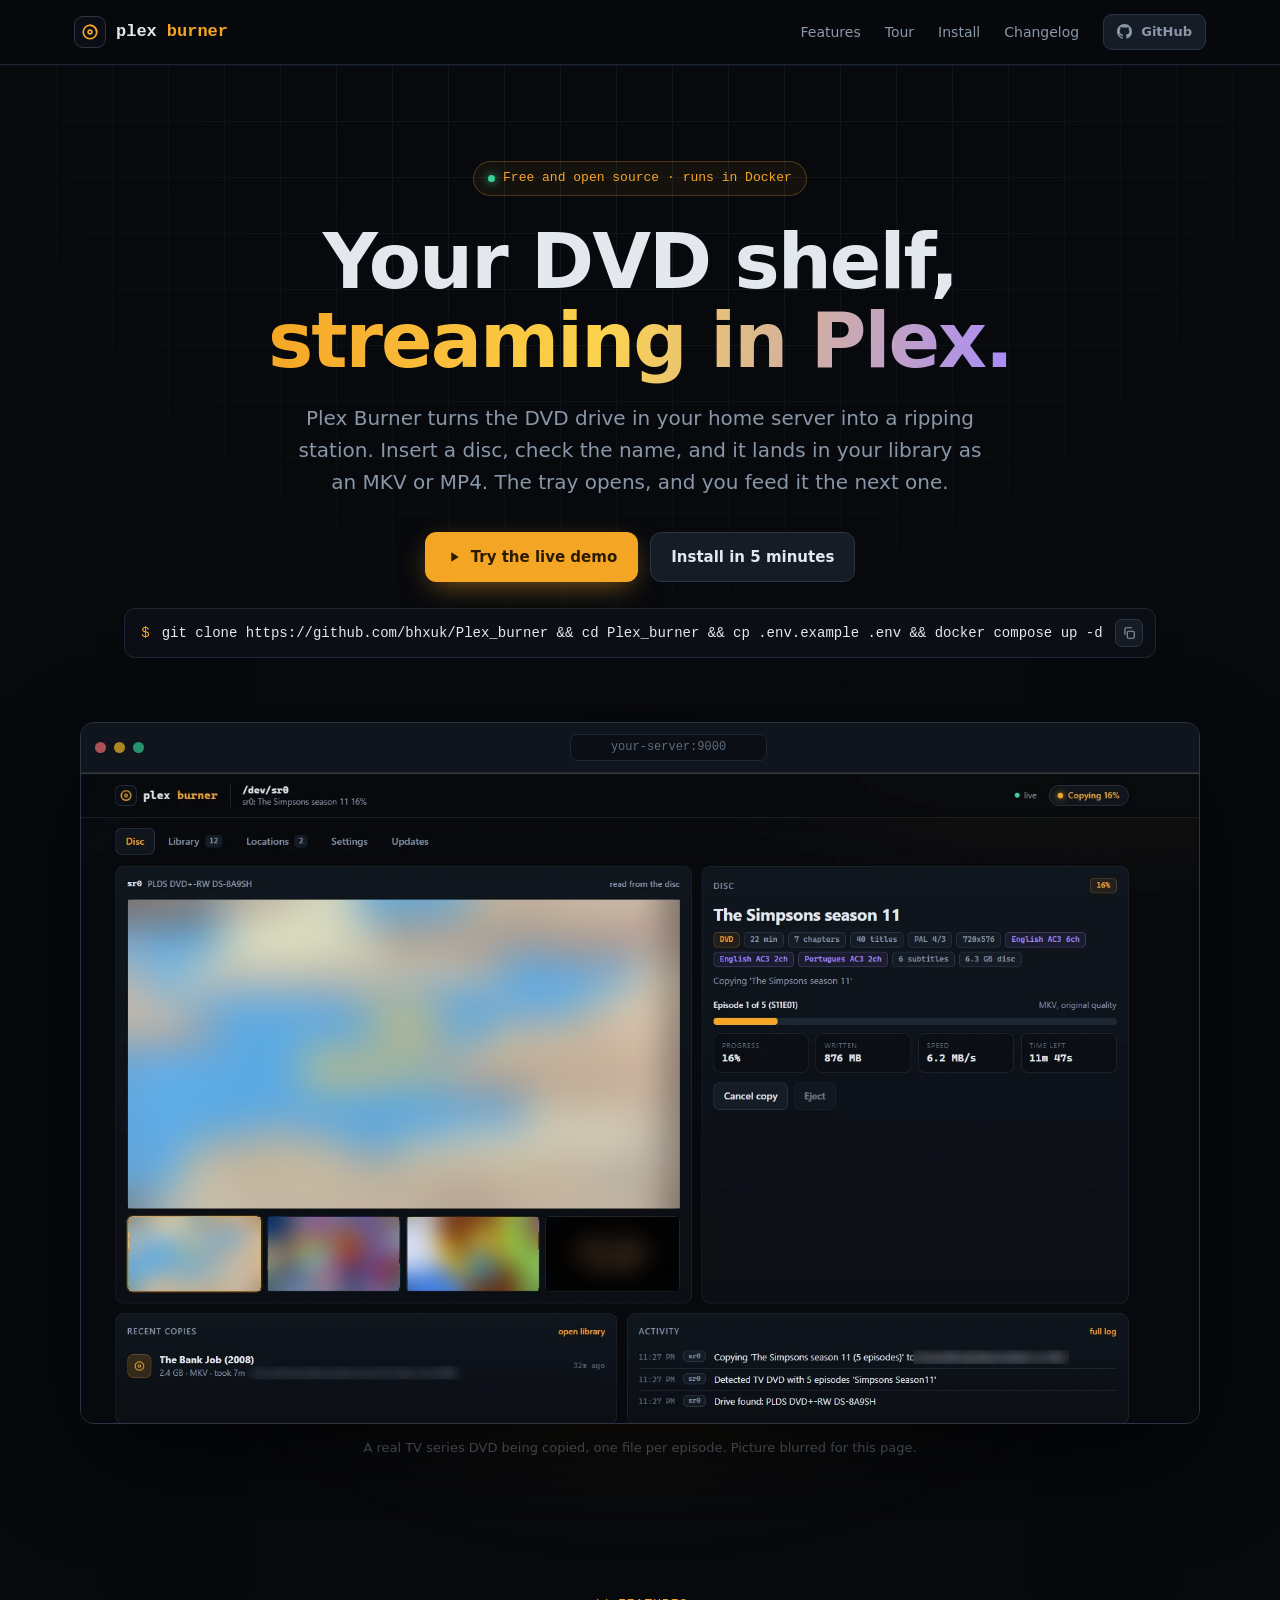
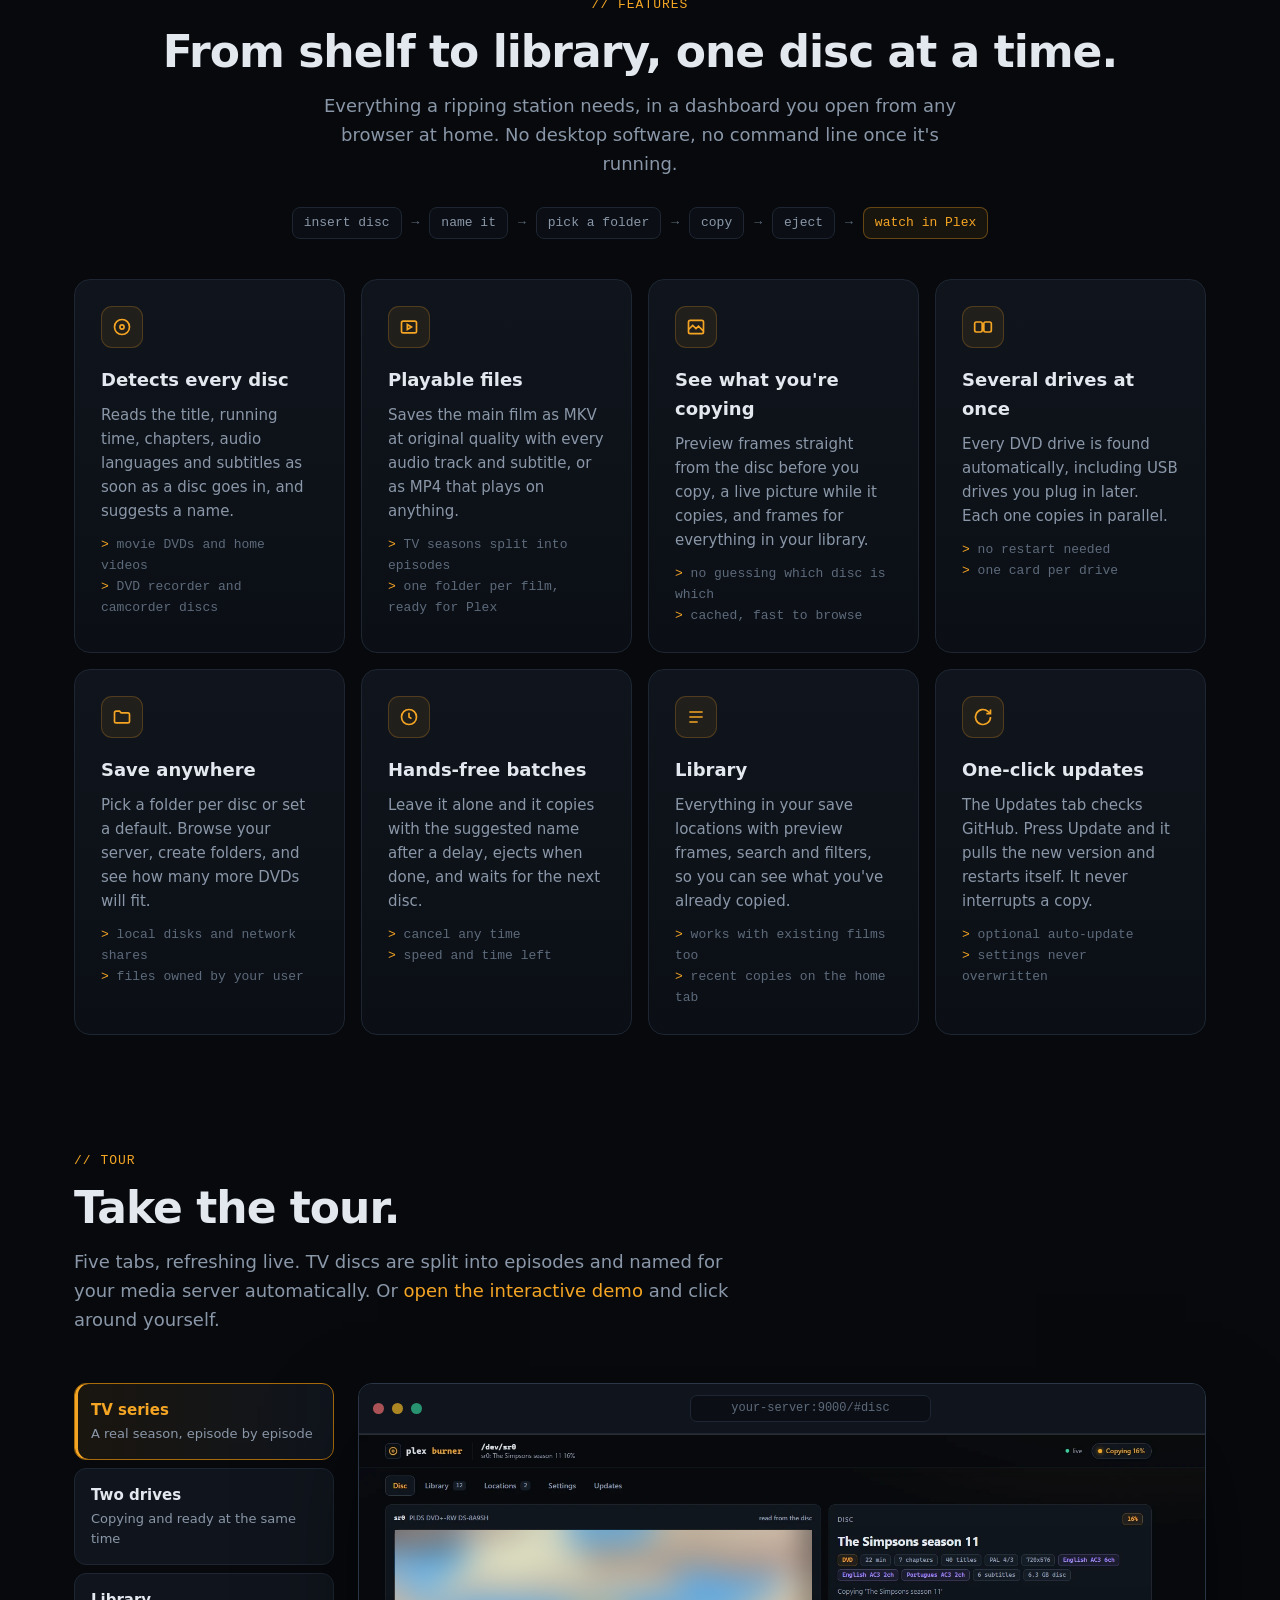
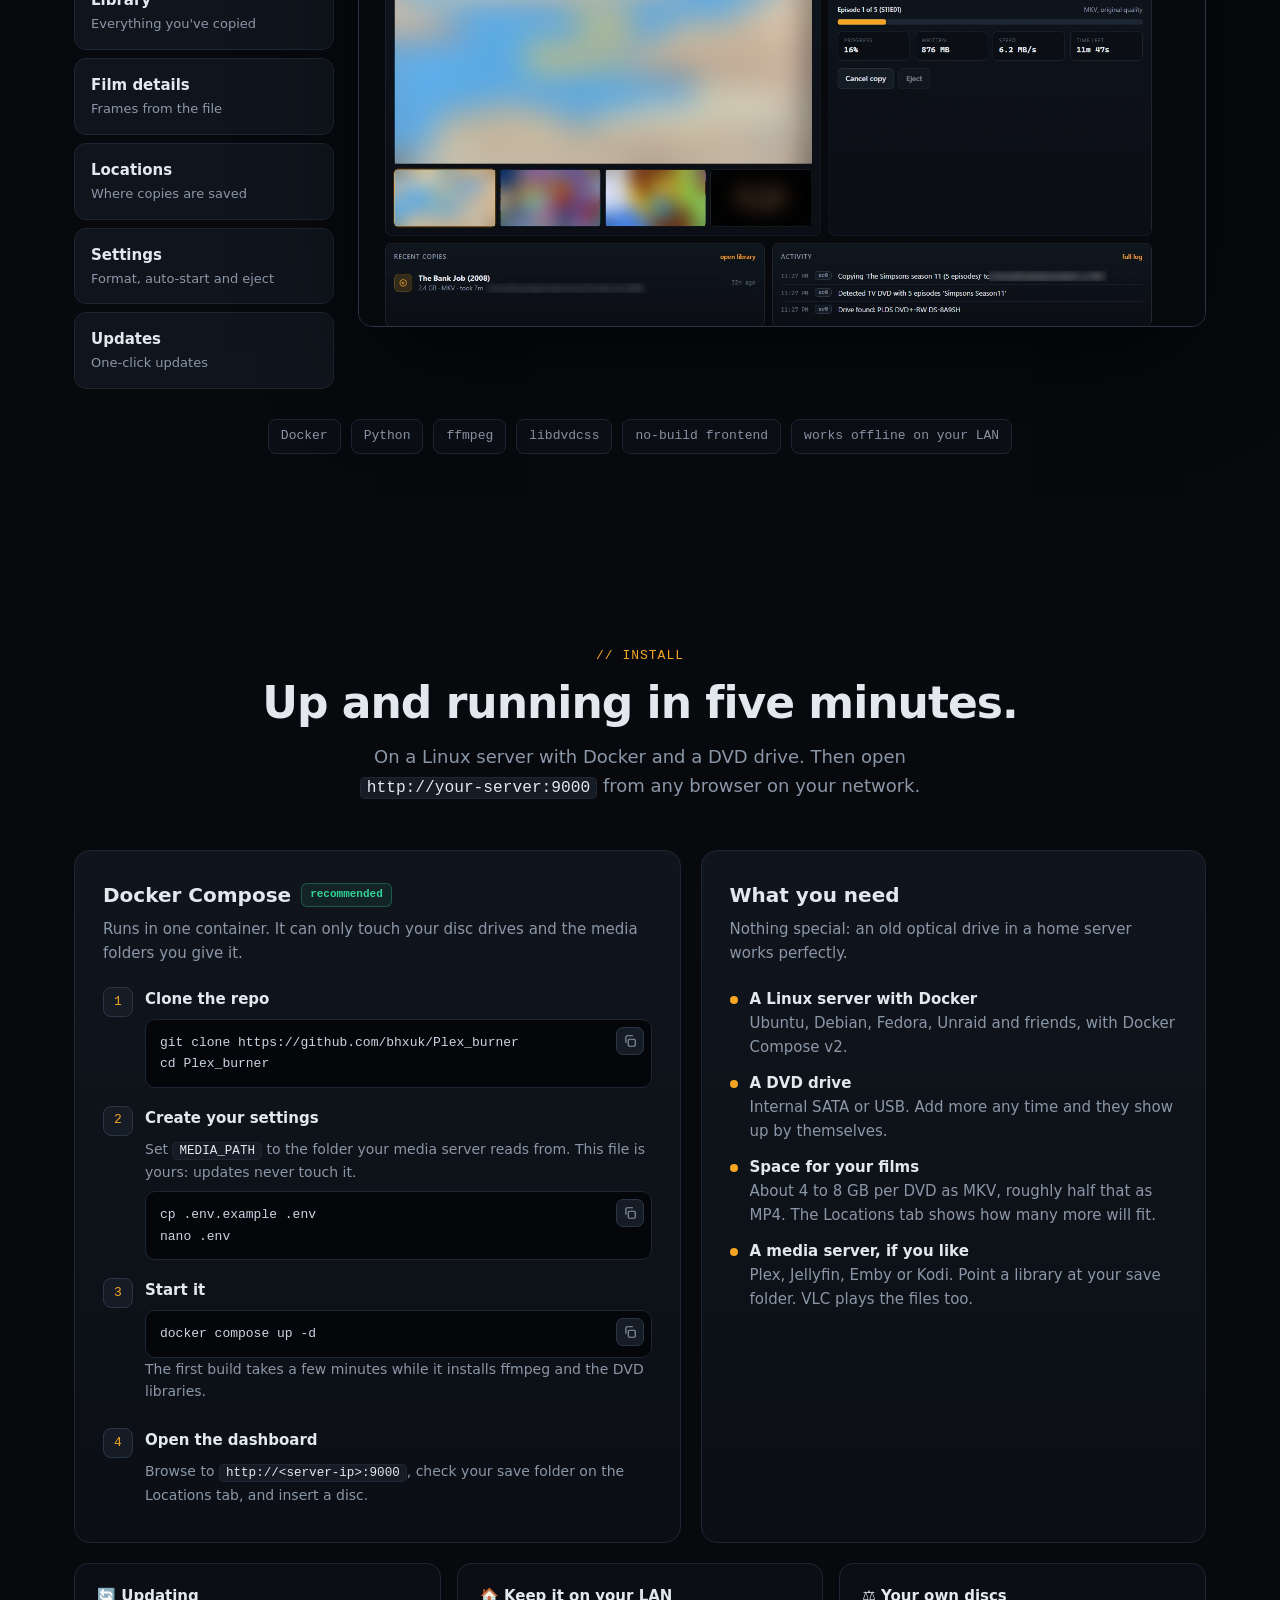
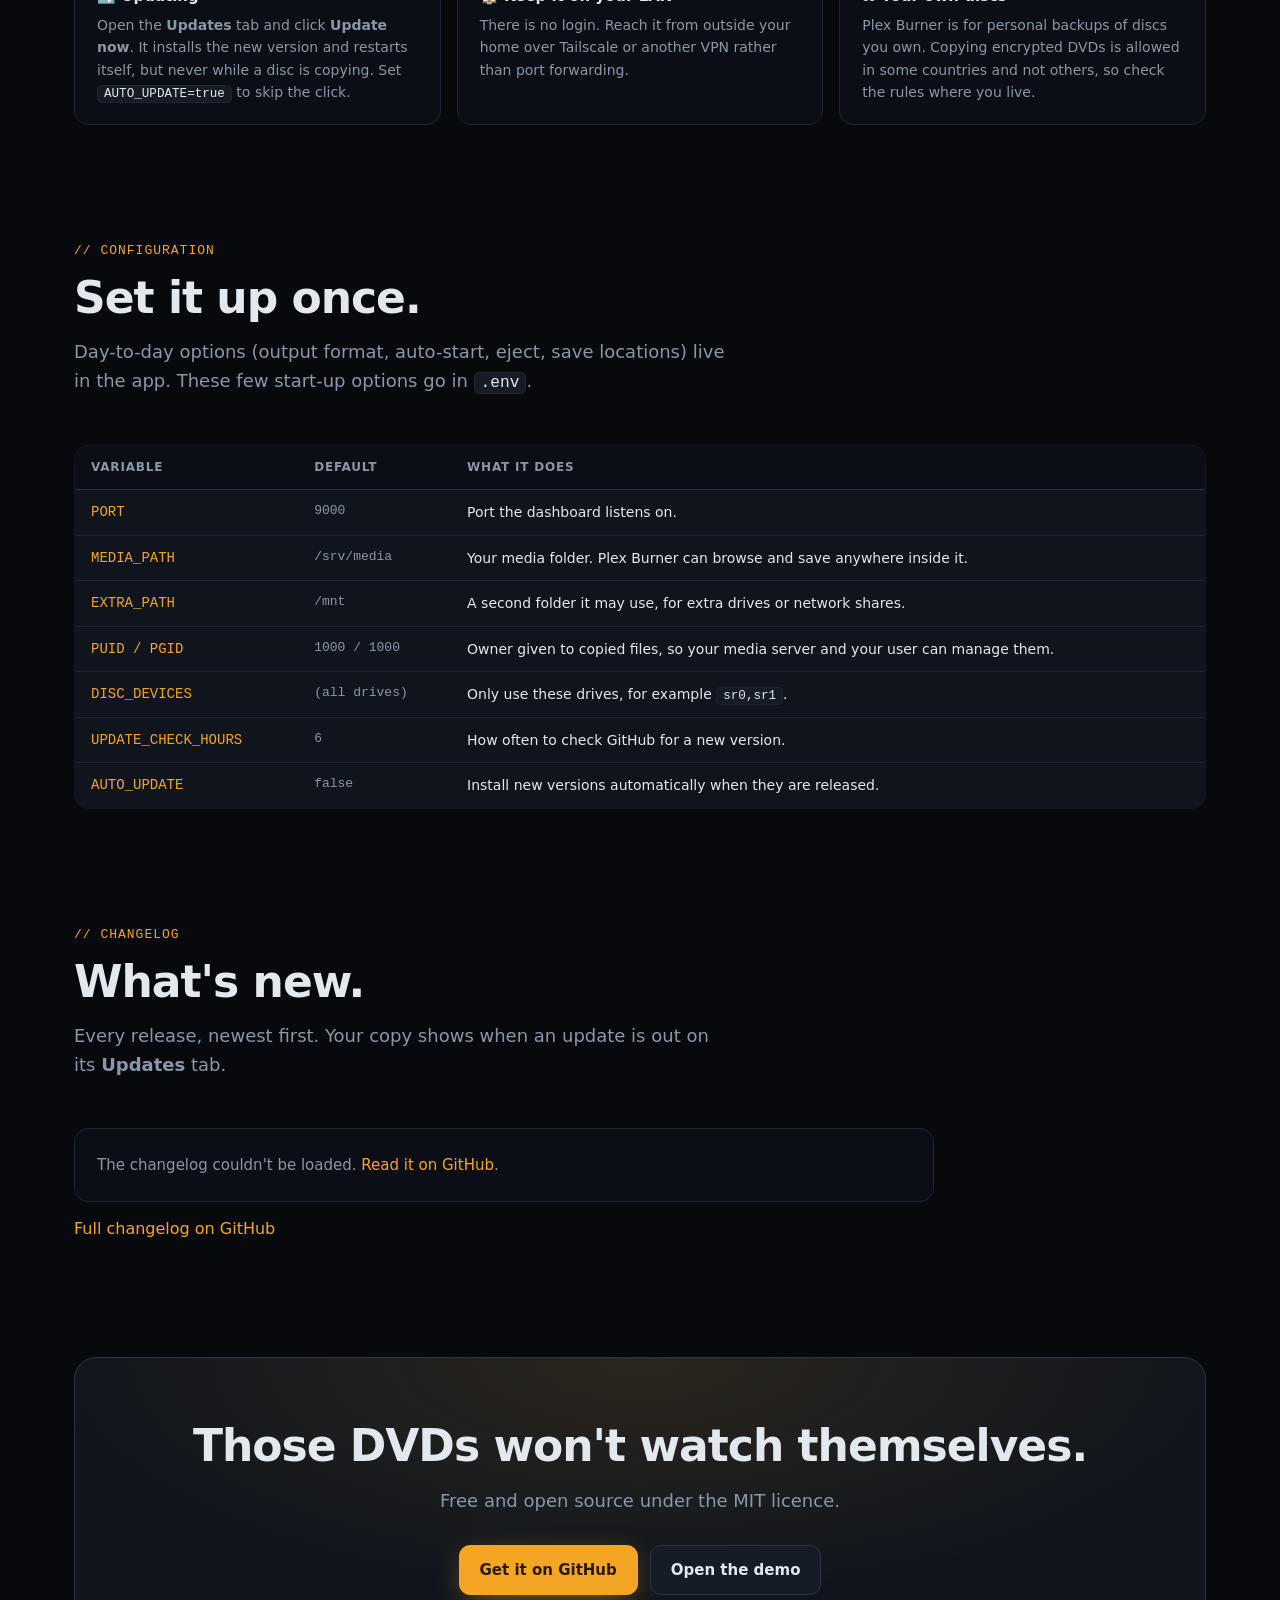
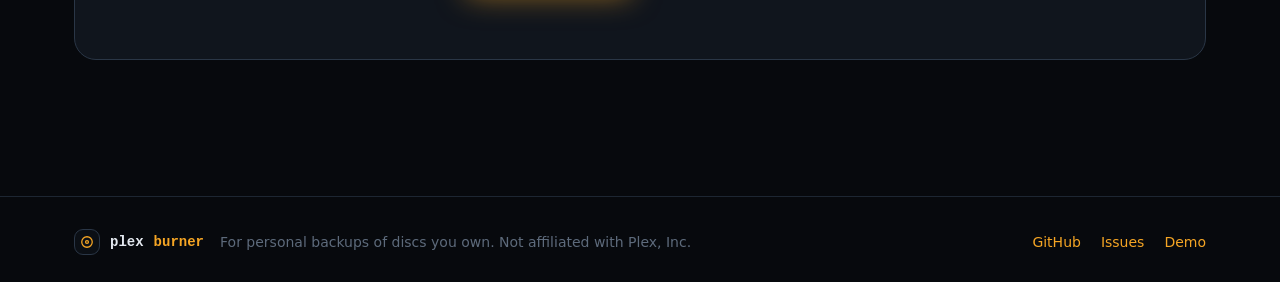
<file: docs/index.html>
<!doctype html>
<html lang="en">
<head>
<meta charset="utf-8">
<meta name="viewport" content="width=device-width,initial-scale=1">
<title>Plex Burner · Copy your DVDs into Plex from a web dashboard</title>
<meta name="description" content="A free, self-hosted Docker app that copies your DVDs and home video discs into Plex, Jellyfin or Emby as MKV or MP4, names them, and ejects the disc for the next one.">
<meta property="og:title" content="Plex Burner">
<meta property="og:description" content="Your DVD shelf, streaming in Plex. Insert a disc, name it, done.">
<meta property="og:image" content="https://bhxuk.github.io/Plex_burner/img/disc.png">
<meta name="theme-color" content="#07090d">
<link rel="icon" href="data:image/svg+xml,%3Csvg xmlns='http://www.w3.org/2000/svg' viewBox='0 0 32 32'%3E%3Crect width='32' height='32' rx='7' fill='%230b0f15'/%3E%3Ccircle cx='16' cy='16' r='10' fill='none' stroke='%23f5a524' stroke-width='2.5'/%3E%3Ccircle cx='16' cy='16' r='3' fill='%23f5a524'/%3E%3C/svg%3E">
<style>
:root{--bg:#07090d;--bg2:#0b0f15;--panel:#10151d;--panel2:#151c26;--line:#1d2632;--line2:#2a3646;--text:#e3e8ef;--muted:#8a97a8;--dim:#5d6a7b;--acc:#f5a524;--acc-d:#a86b0c;--glow:rgba(245,165,36,.18);--green:#34d399;--red:#f87171;--violet:#a78bfa;
--mono:ui-monospace,"JetBrains Mono","Cascadia Code","SF Mono",Menlo,Consolas,monospace;--sans:system-ui,-apple-system,"Segoe UI",Roboto,Ubuntu,sans-serif}
*{box-sizing:border-box}
[hidden]{display:none!important}
html{scroll-behavior:smooth}
body{margin:0;background:var(--bg);color:var(--text);font:16px/1.6 var(--sans);-webkit-font-smoothing:antialiased;overflow-x:hidden}
a{color:var(--acc);text-decoration:none}
.wrap{max-width:1180px;margin:0 auto;padding:0 24px}
@media(max-width:640px){.wrap{padding:0 16px}}
.mono{font-family:var(--mono)}
.grid-bg{position:absolute;inset:0;background-image:linear-gradient(var(--line) 1px,transparent 1px),linear-gradient(90deg,var(--line) 1px,transparent 1px);background-size:56px 56px;mask-image:radial-gradient(ellipse 80% 60% at 50% 0%,#000 30%,transparent 75%);opacity:.45;pointer-events:none}

nav{position:sticky;top:0;z-index:30;background:rgba(7,9,13,.82);backdrop-filter:blur(12px);border-bottom:1px solid var(--line)}
nav .wrap{display:flex;align-items:center;height:64px;gap:28px}
.logo{display:flex;align-items:center;gap:10px;font-family:var(--mono);font-weight:700;font-size:17px;color:var(--text)}
.logo b{color:var(--acc)}
.logo .mark{display:inline-flex;align-items:center;justify-content:center;width:32px;height:32px;border-radius:9px;background:var(--bg2);border:1px solid var(--line2);color:var(--acc)}
.logo .mark svg{animation:spin 6s linear infinite}
@keyframes spin{to{transform:rotate(360deg)}}
@media(prefers-reduced-motion:reduce){.logo .mark svg{animation:none}.reveal{opacity:1!important;transform:none!important}}
nav .links{display:flex;gap:24px;margin-left:auto;font-size:14px;align-items:center}
nav .links a{color:var(--muted)}nav .links a:hover{color:var(--text)}
.btn{display:inline-flex;align-items:center;gap:9px;padding:12px 20px;border-radius:11px;font-weight:600;font-size:15px;border:1px solid var(--line2);background:var(--panel2);color:var(--text);transition:.15s;cursor:pointer;font-family:inherit}
.btn:hover{border-color:var(--acc-d);color:var(--acc);transform:translateY(-1px)}
.btn.primary{background:var(--acc);border-color:var(--acc);color:#2a1a00;box-shadow:0 8px 30px -8px rgba(245,165,36,.6)}
.btn.primary:hover{color:#2a1a00;filter:brightness(1.08)}
.btn.sm{padding:7px 13px;font-size:13px;border-radius:9px}

header.hero{position:relative;padding:96px 0 40px;text-align:center}
.eyebrow{display:inline-flex;align-items:center;gap:8px;font-family:var(--mono);font-size:13px;color:var(--acc);border:1px solid rgba(245,165,36,.25);background:rgba(245,165,36,.06);padding:6px 14px;border-radius:999px;margin-bottom:26px}
.eyebrow .dot{width:7px;height:7px;border-radius:50%;background:var(--green);box-shadow:0 0 10px var(--green)}
h1{font-size:clamp(40px,6.4vw,76px);line-height:1.04;letter-spacing:-2px;margin:0 0 22px;font-weight:800}
h1 .grad{background:linear-gradient(100deg,var(--acc),#fcd34d 45%,var(--violet));-webkit-background-clip:text;background-clip:text;color:transparent}
.lede{font-size:clamp(17px,2vw,20px);color:var(--muted);max-width:700px;margin:0 auto 34px}
.cta{display:flex;gap:12px;justify-content:center;flex-wrap:wrap}
.term{display:inline-flex;align-items:center;gap:12px;margin-top:26px;font-family:var(--mono);font-size:14px;background:var(--bg2);border:1px solid var(--line);padding:10px 12px 10px 16px;border-radius:11px;color:var(--muted);max-width:100%}
.term b{color:var(--text);font-weight:500;white-space:nowrap;overflow:hidden;text-overflow:ellipsis}
.term .p{color:var(--acc)}

.shot{position:relative;margin:64px auto 0;max-width:1120px}
.shot::before{content:"";position:absolute;inset:8% 6% -4%;background:radial-gradient(closest-side,rgba(245,165,36,.28),transparent);filter:blur(60px);z-index:0}
.window{position:relative;z-index:1;border:1px solid var(--line2);border-radius:14px;overflow:hidden;background:var(--bg2);box-shadow:0 40px 100px -20px rgba(0,0,0,.8)}
.window .bar{display:flex;align-items:center;gap:8px;padding:11px 14px;border-bottom:1px solid var(--line);background:var(--panel)}
.window .bar i{width:11px;height:11px;border-radius:50%;background:var(--line2)}
.window .bar i:nth-child(1){background:#f87171aa}.window .bar i:nth-child(2){background:#fbbf24aa}.window .bar i:nth-child(3){background:#34d399aa}
.window .bar span{margin:0 auto;font-family:var(--mono);font-size:12px;color:var(--dim);background:var(--bg2);padding:3px 40px;border-radius:7px;border:1px solid var(--line);white-space:nowrap;overflow:hidden;text-overflow:ellipsis;max-width:70%}
.window img{display:block;width:100%;height:auto}

section{padding:96px 0;position:relative}
.kicker{font-family:var(--mono);color:var(--acc);font-size:13px;letter-spacing:1px;text-transform:uppercase;margin-bottom:12px}
h2{font-size:clamp(30px,4vw,44px);letter-spacing:-1px;line-height:1.1;margin:0 0 16px}
.sub{color:var(--muted);font-size:18px;max-width:660px;margin:0 0 48px}
.center{text-align:center}.center .sub{margin-left:auto;margin-right:auto}

.flow{display:flex;flex-wrap:wrap;gap:10px;justify-content:center;align-items:center;margin:-20px 0 40px;font-family:var(--mono);font-size:13px}
.flow span{color:var(--muted);border:1px solid var(--line);border-radius:8px;padding:5px 11px;background:var(--bg2)}
.flow b{color:var(--dim)}
.flow em{font-style:normal;color:var(--acc);border:1px solid rgba(245,165,36,.35);border-radius:8px;padding:5px 11px;background:rgba(245,165,36,.07)}
.features{display:grid;grid-template-columns:repeat(auto-fit,minmax(250px,1fr));gap:16px}
.feat{background:linear-gradient(180deg,var(--panel),var(--bg2));border:1px solid var(--line);border-radius:16px;padding:26px;transition:.2s}
.feat:hover{border-color:var(--line2);transform:translateY(-2px)}
.feat .ic{width:42px;height:42px;border-radius:11px;display:flex;align-items:center;justify-content:center;background:rgba(245,165,36,.08);border:1px solid rgba(245,165,36,.22);color:var(--acc);margin-bottom:18px}
.feat h3{margin:0 0 8px;font-size:18px}
.feat p{margin:0;color:var(--muted);font-size:15px}
.feat ul{margin:12px 0 0;padding:0;list-style:none;font-size:13px;font-family:var(--mono);color:var(--dim)}
.feat li::before{content:"> ";color:var(--acc)}

.gallery{display:grid;grid-template-columns:260px 1fr;gap:24px;align-items:start}
.gtabs{display:flex;flex-direction:column;gap:8px}
.gtab{text-align:left;background:var(--panel);border:1px solid var(--line);border-radius:12px;padding:14px 16px;cursor:pointer;color:var(--text);font:inherit;transition:.15s}
.gtab b{display:block;font-size:15px}
.gtab span{display:block;color:var(--muted);font-size:13px;margin-top:2px}
.gtab:hover{border-color:var(--line2)}
.gtab.active{border-color:var(--acc-d);background:linear-gradient(90deg,rgba(245,165,36,.08),var(--panel));box-shadow:inset 3px 0 0 var(--acc)}
.gtab.active b{color:var(--acc)}
.gview .window img{transition:opacity .2s}
@media(max-width:860px){.gallery{grid-template-columns:minmax(0,1fr)}.gtabs{flex-direction:row;overflow-x:auto}.gtab{min-width:170px}}
.stack{display:flex;gap:10px;flex-wrap:wrap;justify-content:center;margin-top:30px}
.stack span{font-family:var(--mono);font-size:13px;color:var(--muted);border:1px solid var(--line);border-radius:8px;padding:6px 12px;background:var(--bg2)}

.install{display:grid;grid-template-columns:minmax(0,1.2fr) minmax(0,1fr);gap:20px}
.install>*,.gallery>*{min-width:0}
@media(max-width:900px){.install{grid-template-columns:minmax(0,1fr)}}
.card{background:linear-gradient(180deg,var(--panel),var(--bg2));border:1px solid var(--line);border-radius:16px;padding:28px}
.card h3{margin:0 0 6px;font-size:20px;display:flex;align-items:center;gap:10px}
.card .tag{font-family:var(--mono);font-size:11px;color:var(--green);border:1px solid rgba(52,211,153,.3);background:rgba(52,211,153,.08);padding:2px 8px;border-radius:6px;font-weight:600}
.card>p{color:var(--muted);margin:0 0 22px;font-size:15px}
.card ul.need{margin:0;padding:0;list-style:none;display:flex;flex-direction:column;gap:12px}
.card ul.need li{display:flex;gap:12px;color:var(--muted);font-size:15px}
.card ul.need li b{color:var(--text);display:block}
.card ul.need li::before{content:"";flex:none;width:8px;height:8px;margin-top:9px;border-radius:50%;background:var(--acc)}
.steps{counter-reset:s;display:flex;flex-direction:column;gap:18px}
.step{position:relative;padding-left:42px}
.step::before{counter-increment:s;content:counter(s);position:absolute;left:0;top:0;width:28px;height:28px;border-radius:8px;background:var(--panel2);border:1px solid var(--line2);font-family:var(--mono);font-size:13px;display:flex;align-items:center;justify-content:center;color:var(--acc)}
.step>b{display:block;font-size:15px;margin-bottom:8px}
.step p{margin:0 0 8px;color:var(--muted);font-size:14px}
.code{position:relative;background:#04060a;border:1px solid var(--line);border-radius:10px;font:13px/1.65 var(--mono);color:#cbd5e1;padding:12px 44px 12px 14px;overflow-x:auto;white-space:pre-wrap;overflow-wrap:anywhere}
.copy{position:absolute;top:7px;right:7px;background:var(--panel2);border:1px solid var(--line2);color:var(--muted);border-radius:7px;width:28px;height:28px;cursor:pointer;display:flex;align-items:center;justify-content:center}
.copy:hover{color:var(--acc);border-color:var(--acc-d)}
.copy.ok{color:var(--green);border-color:var(--green)}

table.cfg{width:100%;border-collapse:collapse;font-size:14px;background:var(--panel);border:1px solid var(--line);border-radius:14px;overflow:hidden}
table.cfg th{text-align:left;font-size:12px;text-transform:uppercase;letter-spacing:.8px;color:var(--muted);padding:12px 16px;background:var(--bg2);border-bottom:1px solid var(--line2)}
table.cfg td{padding:11px 16px;border-bottom:1px solid var(--line);vertical-align:top}
table.cfg tr:last-child td{border-bottom:0}
table.cfg td:first-child{font-family:var(--mono);color:var(--acc);white-space:nowrap}
table.cfg td:nth-child(2){font-family:var(--mono);color:var(--muted);font-size:13px;white-space:nowrap}
.tw{overflow-x:auto;border-radius:14px}

.notes{display:grid;grid-template-columns:repeat(auto-fit,minmax(min(100%,320px),1fr));gap:16px;margin-top:20px}
.note{border:1px solid var(--line);border-radius:14px;padding:20px 22px;background:var(--bg2)}
.note h4{margin:0 0 6px;font-size:15px}
.note p{margin:0;color:var(--muted);font-size:14px}
.note code,.sub code,.step code,td code,.cl code{font-family:var(--mono);font-size:.9em;background:var(--panel2);border:1px solid var(--line);padding:1px 6px;border-radius:5px;color:var(--text)}

.cls{display:flex;flex-direction:column;gap:12px;max-width:860px}
.cl{border:1px solid var(--line);border-radius:14px;padding:18px 22px;background:var(--bg2)}
.cl.latest{border-color:rgba(245,165,36,.35);box-shadow:inset 3px 0 0 var(--acc)}
.cl .h{display:flex;align-items:center;gap:10px;margin-bottom:6px;flex-wrap:wrap}
.cl .h b{font-family:var(--mono);font-size:18px}
.cl .h span{color:var(--dim);font-size:13px;font-family:var(--mono)}
.cl .chip{font-family:var(--mono);font-size:11px;color:var(--acc);border:1px solid rgba(245,165,36,.3);background:rgba(245,165,36,.08);padding:1px 8px;border-radius:6px;font-weight:600}
.cl h4{margin:12px 0 4px;font-size:12px;text-transform:uppercase;letter-spacing:1px;color:var(--muted)}
.cl ul{margin:4px 0;padding-left:20px}
.cl li{margin:4px 0;font-size:15px}
.cl p{margin:6px 0;font-size:15px;color:var(--muted)}
.cl-more{margin-top:14px}

.final{text-align:center;border:1px solid var(--line2);border-radius:22px;padding:64px 24px;background:radial-gradient(600px 240px at 50% 0%,rgba(245,165,36,.12),transparent),var(--panel);margin-bottom:40px}
footer{border-top:1px solid var(--line);padding:32px 0;color:var(--dim);font-size:14px}
footer .wrap{display:flex;gap:16px;align-items:center;flex-wrap:wrap}
footer .wrap div:last-child{margin-left:auto;display:flex;gap:20px}
@media(max-width:640px){nav .links a:not(.btn){display:none}header.hero{padding-top:64px}section{padding:72px 0}.term{font-size:12px}}
.reveal{opacity:0;transform:translateY(16px);transition:opacity .6s ease,transform .6s ease}
.reveal.in{opacity:1;transform:none}
</style>
</head>
<body>
<nav><div class="wrap">
  <a class="logo" href="#"><span class="mark"><svg width="18" height="18" viewBox="0 0 24 24" fill="none" stroke="currentColor" stroke-width="2.2"><circle cx="12" cy="12" r="9"/><circle cx="12" cy="12" r="2.5"/><path d="M12 3a9 9 0 0 1 9 9" stroke-linecap="round"/></svg></span>plex<b>burner</b></a>
  <div class="links">
    <a href="#features">Features</a><a href="#tour">Tour</a><a href="#install">Install</a><a href="#changelog">Changelog</a>
    <a class="btn sm" href="https://github.com/bhxuk/Plex_burner" target="_blank" rel="noopener"><svg width="15" height="15" viewBox="0 0 16 16" fill="currentColor"><path d="M8 0C3.58 0 0 3.58 0 8c0 3.54 2.29 6.53 5.47 7.59.4.07.55-.17.55-.38 0-.19-.01-.82-.01-1.49-2.01.37-2.53-.49-2.69-.94-.09-.23-.48-.94-.82-1.13-.28-.15-.68-.52-.01-.53.63-.01 1.08.58 1.23.82.72 1.21 1.87.87 2.33.66.07-.52.28-.87.51-1.07-1.78-.2-3.64-.89-3.64-3.95 0-.87.31-1.59.82-2.15-.08-.2-.36-1.02.08-2.12 0 0 .67-.21 2.2.82.64-.18 1.32-.27 2-.27.68 0 1.36.09 2 .27 1.53-1.04 2.2-.82 2.2-.82.44 1.1.16 1.92.08 2.12.51.56.82 1.27.82 2.15 0 3.07-1.87 3.75-3.65 3.95.29.25.54.73.54 1.48 0 1.07-.01 1.93-.01 2.2 0 .21.15.46.55.38A8.013 8.013 0 0016 8c0-4.42-3.58-8-8-8z"/></svg>GitHub</a>
  </div>
</div></nav>

<header class="hero">
  <div class="grid-bg"></div>
  <div class="wrap" style="position:relative">
    <div class="eyebrow"><span class="dot"></span><span id="eyeVer">Free and open source</span> · runs in Docker</div>
    <h1>Your DVD shelf,<br><span class="grad">streaming in Plex.</span></h1>
    <p class="lede">Plex Burner turns the DVD drive in your home server into a ripping station. Insert a disc, check the name, and it lands in your library as an MKV or MP4. The tray opens, and you feed it the next one.</p>
    <div class="cta">
      <a class="btn primary" href="demo/" target="_blank" rel="noopener"><svg width="16" height="16" viewBox="0 0 24 24" fill="currentColor"><path d="M8 5v14l11-7z"/></svg>Try the live demo</a>
      <a class="btn" href="#install">Install in 5 minutes</a>
    </div>
    <div class="term"><span class="p">$</span><b>git clone https://github.com/bhxuk/Plex_burner &amp;&amp; cd Plex_burner &amp;&amp; cp .env.example .env &amp;&amp; docker compose up -d</b>
      <button class="copy" data-copy="git clone https://github.com/bhxuk/Plex_burner && cd Plex_burner && cp .env.example .env && docker compose up -d" title="Copy" style="position:static"></button></div>
    <div class="shot reveal">
      <div class="window"><div class="bar"><i></i><i></i><i></i><span>your-server:9000</span></div><img src="img/tv-disc.png" alt="Plex Burner copying a TV series DVD episode by episode, with preview frames read from the disc, progress, speed and time left" width="1589" height="924"></div>
      <p style="color:var(--dim);font-size:13px;margin:14px 0 0">A real TV series DVD being copied, one file per episode. Picture blurred for this page.</p>
    </div>
  </div>
</header>

<section id="features">
  <div class="wrap">
    <div class="center"><div class="kicker">// features</div><h2>From shelf to library, one disc at a time.</h2>
    <p class="sub">Everything a ripping station needs, in a dashboard you open from any browser at home. No desktop software, no command line once it's running.</p></div>
    <div class="flow reveal"><span>insert disc</span><b>→</b><span>name it</span><b>→</b><span>pick a folder</span><b>→</b><span>copy</span><b>→</b><span>eject</span><b>→</b><em>watch in Plex</em></div>
    <div class="features">
      <div class="feat reveal"><div class="ic"><svg width="20" height="20" viewBox="0 0 24 24" fill="none" stroke="currentColor" stroke-width="2"><circle cx="12" cy="12" r="9"/><circle cx="12" cy="12" r="2.5"/></svg></div>
        <h3>Detects every disc</h3><p>Reads the title, running time, chapters, audio languages and subtitles as soon as a disc goes in, and suggests a name.</p>
        <ul><li>movie DVDs and home videos</li><li>DVD recorder and camcorder discs</li></ul></div>
      <div class="feat reveal"><div class="ic"><svg width="20" height="20" viewBox="0 0 24 24" fill="none" stroke="currentColor" stroke-width="2"><rect x="3" y="5" width="18" height="14" rx="2"/><path d="M10 9l5 3-5 3z"/></svg></div>
        <h3>Playable files</h3><p>Saves the main film as MKV at original quality with every audio track and subtitle, or as MP4 that plays on anything.</p>
        <ul><li>TV seasons split into episodes</li><li>one folder per film, ready for Plex</li></ul></div>
      <div class="feat reveal"><div class="ic"><svg width="20" height="20" viewBox="0 0 24 24" fill="none" stroke="currentColor" stroke-width="2"><rect x="3" y="4" width="18" height="16" rx="2"/><path d="M3 15l5-5 4 4 3-3 6 6"/></svg></div>
        <h3>See what you're copying</h3><p>Preview frames straight from the disc before you copy, a live picture while it copies, and frames for everything in your library.</p>
        <ul><li>no guessing which disc is which</li><li>cached, fast to browse</li></ul></div>
      <div class="feat reveal"><div class="ic"><svg width="20" height="20" viewBox="0 0 24 24" fill="none" stroke="currentColor" stroke-width="2"><rect x="2" y="6" width="9" height="12" rx="2"/><rect x="13" y="6" width="9" height="12" rx="2"/></svg></div>
        <h3>Several drives at once</h3><p>Every DVD drive is found automatically, including USB drives you plug in later. Each one copies in parallel.</p>
        <ul><li>no restart needed</li><li>one card per drive</li></ul></div>
      <div class="feat reveal"><div class="ic"><svg width="20" height="20" viewBox="0 0 24 24" fill="none" stroke="currentColor" stroke-width="2"><path d="M3 7a2 2 0 0 1 2-2h4l2 2h8a2 2 0 0 1 2 2v8a2 2 0 0 1-2 2H5a2 2 0 0 1-2-2z"/></svg></div>
        <h3>Save anywhere</h3><p>Pick a folder per disc or set a default. Browse your server, create folders, and see how many more DVDs will fit.</p>
        <ul><li>local disks and network shares</li><li>files owned by your user</li></ul></div>
      <div class="feat reveal"><div class="ic"><svg width="20" height="20" viewBox="0 0 24 24" fill="none" stroke="currentColor" stroke-width="2"><circle cx="12" cy="12" r="9"/><path d="M12 7v5l3 2"/></svg></div>
        <h3>Hands-free batches</h3><p>Leave it alone and it copies with the suggested name after a delay, ejects when done, and waits for the next disc.</p>
        <ul><li>cancel any time</li><li>speed and time left</li></ul></div>
      <div class="feat reveal"><div class="ic"><svg width="20" height="20" viewBox="0 0 24 24" fill="none" stroke="currentColor" stroke-width="2"><path d="M4 6h16M4 12h16M4 18h10"/></svg></div>
        <h3>Library</h3><p>Everything in your save locations with preview frames, search and filters, so you can see what you've already copied.</p>
        <ul><li>works with existing films too</li><li>recent copies on the home tab</li></ul></div>
      <div class="feat reveal"><div class="ic"><svg width="20" height="20" viewBox="0 0 24 24" fill="none" stroke="currentColor" stroke-width="2"><path d="M21 12a9 9 0 11-3-6.7L21 8"/><path d="M21 3v5h-5"/></svg></div>
        <h3>One-click updates</h3><p>The Updates tab checks GitHub. Press Update and it pulls the new version and restarts itself. It never interrupts a copy.</p>
        <ul><li>optional auto-update</li><li>settings never overwritten</li></ul></div>
    </div>
  </div>
</section>

<section id="tour" style="padding-top:20px">
  <div class="wrap">
    <div class="kicker">// tour</div><h2>Take the tour.</h2>
    <p class="sub">Five tabs, refreshing live. TV discs are split into episodes and named for your media server automatically. Or <a href="demo/" target="_blank" rel="noopener">open the interactive demo</a> and click around yourself.</p>
    <div class="gallery">
      <div class="gtabs" id="gtabs">
        <button class="gtab active" data-img="tv-disc" data-url="#disc"><b>TV series</b><span>A real season, episode by episode</span></button>
        <button class="gtab" data-img="disc" data-url="#disc"><b>Two drives</b><span>Copying and ready at the same time</span></button>
        <button class="gtab" data-img="library" data-url="#library"><b>Library</b><span>Everything you've copied</span></button>
        <button class="gtab" data-img="details" data-url="#library"><b>Film details</b><span>Frames from the file</span></button>
        <button class="gtab" data-img="locations" data-url="#locations"><b>Locations</b><span>Where copies are saved</span></button>
        <button class="gtab" data-img="settings" data-url="#settings"><b>Settings</b><span>Format, auto-start and eject</span></button>
        <button class="gtab" data-img="updates" data-url="#updates"><b>Updates</b><span>One-click updates</span></button>
      </div>
      <div class="gview"><div class="window"><div class="bar"><i></i><i></i><i></i><span id="gurl">your-server:9000/#disc</span></div><img id="gimg" src="img/tv-disc.png" alt="Plex Burner screenshot"></div></div>
    </div>
    <div class="stack"><span>Docker</span><span>Python</span><span>ffmpeg</span><span>libdvdcss</span><span>no-build frontend</span><span>works offline on your LAN</span></div>
  </div>
</section>

<section id="install">
  <div class="wrap">
    <div class="center"><div class="kicker">// install</div><h2>Up and running in five minutes.</h2>
    <p class="sub">On a Linux server with Docker and a DVD drive. Then open <code>http://your-server:9000</code> from any browser on your network.</p></div>
    <div class="install">
      <div class="card reveal">
        <h3>Docker Compose <span class="tag">recommended</span></h3>
        <p>Runs in one container. It can only touch your disc drives and the media folders you give it.</p>
        <div class="steps">
          <div class="step"><b>Clone the repo</b><div class="code">git clone https://github.com/bhxuk/Plex_burner
cd Plex_burner<button class="copy" title="Copy"></button></div></div>
          <div class="step"><b>Create your settings</b><p>Set <code>MEDIA_PATH</code> to the folder your media server reads from. This file is yours: updates never touch it.</p><div class="code">cp .env.example .env
nano .env<button class="copy" title="Copy"></button></div></div>
          <div class="step"><b>Start it</b><div class="code">docker compose up -d<button class="copy" title="Copy"></button></div><p>The first build takes a few minutes while it installs ffmpeg and the DVD libraries.</p></div>
          <div class="step"><b>Open the dashboard</b><p>Browse to <code>http://&lt;server-ip&gt;:9000</code>, check your save folder on the Locations tab, and insert a disc.</p></div>
        </div>
      </div>
      <div class="card reveal">
        <h3>What you need</h3>
        <p>Nothing special: an old optical drive in a home server works perfectly.</p>
        <ul class="need">
          <li><span><b>A Linux server with Docker</b>Ubuntu, Debian, Fedora, Unraid and friends, with Docker Compose v2.</span></li>
          <li><span><b>A DVD drive</b>Internal SATA or USB. Add more any time and they show up by themselves.</span></li>
          <li><span><b>Space for your films</b>About 4 to 8 GB per DVD as MKV, roughly half that as MP4. The Locations tab shows how many more will fit.</span></li>
          <li><span><b>A media server, if you like</b>Plex, Jellyfin, Emby or Kodi. Point a library at your save folder. VLC plays the files too.</span></li>
        </ul>
      </div>
    </div>
    <div class="notes">
      <div class="note reveal"><h4>🔄 Updating</h4><p>Open the <b>Updates</b> tab and click <b>Update now</b>. It installs the new version and restarts itself, but never while a disc is copying. Set <code>AUTO_UPDATE=true</code> to skip the click.</p></div>
      <div class="note reveal"><h4>🏠 Keep it on your LAN</h4><p>There is no login. Reach it from outside your home over Tailscale or another VPN rather than port forwarding.</p></div>
      <div class="note reveal"><h4>⚖️ Your own discs</h4><p>Plex Burner is for personal backups of discs you own. Copying encrypted DVDs is allowed in some countries and not others, so check the rules where you live.</p></div>
    </div>
  </div>
</section>

<section id="config" style="padding-top:20px">
  <div class="wrap">
    <div class="kicker">// configuration</div><h2>Set it up once.</h2>
    <p class="sub">Day-to-day options (output format, auto-start, eject, save locations) live in the app. These few start-up options go in <code>.env</code>.</p>
    <div class="tw"><table class="cfg">
      <thead><tr><th>Variable</th><th>Default</th><th>What it does</th></tr></thead>
      <tbody>
        <tr><td>PORT</td><td>9000</td><td>Port the dashboard listens on.</td></tr>
        <tr><td>MEDIA_PATH</td><td>/srv/media</td><td>Your media folder. Plex Burner can browse and save anywhere inside it.</td></tr>
        <tr><td>EXTRA_PATH</td><td>/mnt</td><td>A second folder it may use, for extra drives or network shares.</td></tr>
        <tr><td>PUID / PGID</td><td>1000 / 1000</td><td>Owner given to copied files, so your media server and your user can manage them.</td></tr>
        <tr><td>DISC_DEVICES</td><td>(all drives)</td><td>Only use these drives, for example <code>sr0,sr1</code>.</td></tr>
        <tr><td>UPDATE_CHECK_HOURS</td><td>6</td><td>How often to check GitHub for a new version.</td></tr>
        <tr><td>AUTO_UPDATE</td><td>false</td><td>Install new versions automatically when they are released.</td></tr>
      </tbody>
    </table></div>
  </div>
</section>

<section id="changelog" style="padding-top:20px">
  <div class="wrap">
    <div class="kicker">// changelog</div><h2>What's new.</h2>
    <p class="sub">Every release, newest first. Your copy shows when an update is out on its <b>Updates</b> tab.</p>
    <div class="cls" id="cls"><div class="cl"><p>Loading the changelog...</p></div></div>
    <div class="cl-more"><a href="https://github.com/bhxuk/Plex_burner/blob/main/CHANGELOG.md" target="_blank" rel="noopener">Full changelog on GitHub</a></div>
  </div>
</section>

<section style="padding-top:20px">
  <div class="wrap">
    <div class="final reveal">
      <h2>Those DVDs won't watch themselves.</h2>
      <p class="sub" style="margin:0 auto 30px">Free and open source under the MIT licence.</p>
      <div class="cta"><a class="btn primary" href="https://github.com/bhxuk/Plex_burner" target="_blank" rel="noopener">Get it on GitHub</a><a class="btn" href="demo/" target="_blank" rel="noopener">Open the demo</a></div>
    </div>
  </div>
</section>

<footer><div class="wrap">
  <div class="logo" style="font-size:14px"><span class="mark" style="width:26px;height:26px"><svg width="14" height="14" viewBox="0 0 24 24" fill="none" stroke="currentColor" stroke-width="2.2"><circle cx="12" cy="12" r="9"/><circle cx="12" cy="12" r="2.5"/></svg></span>plex<b>burner</b></div>
  <span>For personal backups of discs you own. Not affiliated with Plex, Inc.</span>
  <div><a href="https://github.com/bhxuk/Plex_burner">GitHub</a><a href="https://github.com/bhxuk/Plex_burner/issues">Issues</a><a href="demo/">Demo</a></div>
</div></footer>

<script>
const ICON_COPY = '<svg width="14" height="14" viewBox="0 0 24 24" fill="none" stroke="currentColor" stroke-width="2"><rect x="9" y="9" width="12" height="12" rx="2"/><path d="M5 15V5a2 2 0 012-2h10"/></svg>';
const ICON_OK = '<svg width="14" height="14" viewBox="0 0 24 24" fill="none" stroke="currentColor" stroke-width="2.5"><path d="M5 12l5 5L20 7"/></svg>';
document.querySelectorAll(".copy").forEach(b => {
  if (!b.innerHTML.trim()) b.innerHTML = ICON_COPY;
  b.addEventListener("click", async () => {
    const text = b.dataset.copy || b.parentElement.innerText.trim();
    try { await navigator.clipboard.writeText(text); } catch { const t = document.createElement("textarea"); t.value = text; document.body.appendChild(t); t.select(); document.execCommand("copy"); t.remove(); }
    b.innerHTML = ICON_OK; b.classList.add("ok"); setTimeout(() => { b.innerHTML = ICON_COPY; b.classList.remove("ok"); }, 1400);
  });
});
document.getElementById("gtabs").addEventListener("click", e => {
  const t = e.target.closest(".gtab"); if (!t) return;
  document.querySelectorAll(".gtab").forEach(x => x.classList.toggle("active", x === t));
  const img = document.getElementById("gimg"); img.style.opacity = 0;
  setTimeout(() => { img.src = `img/${t.dataset.img}.png`; document.getElementById("gurl").textContent = `your-server:9000/${t.dataset.url}`; img.onload = () => img.style.opacity = 1; }, 150);
});
["disc", "library", "details", "locations", "settings", "updates"].forEach(n => { const i = new Image(); i.src = `img/${n}.png`; });
const io = new IntersectionObserver(es => es.forEach(e => { if (e.isIntersecting) { e.target.classList.add("in"); io.unobserve(e.target); } }), { threshold: .12 });
document.querySelectorAll(".reveal").forEach(el => io.observe(el));

/* Changelog, straight from the repo so it is always current. */
const esc = s => String(s ?? "").replace(/[&<>"']/g, c => ({ "&": "&amp;", "<": "&lt;", ">": "&gt;", '"': "&quot;", "'": "&#39;" }[c]));
function md(text) {
  const inline = t => esc(t).replace(/`([^`]+)`/g, "<code>$1</code>").replace(/\*\*([^*]+)\*\*/g, "<b>$1</b>").replace(/\[([^\]]+)\]\((https?:[^)]+)\)/g, '<a href="$2">$1</a>');
  let html = "", inList = false;
  for (const raw of (text || "").split("\n")) {
    const line = raw.trimEnd();
    if (/^\s*[-*] /.test(line)) { if (!inList) { html += "<ul>"; inList = true; } html += "<li>" + inline(line.replace(/^\s*[-*] /, "")) + "</li>"; continue; }
    if (inList) { html += "</ul>"; inList = false; }
    if (line.startsWith("### ")) html += "<h4>" + inline(line.slice(4)) + "</h4>";
    else if (line.trim()) html += "<p>" + inline(line) + "</p>";
  }
  return html + (inList ? "</ul>" : "");
}
fetch("https://raw.githubusercontent.com/bhxuk/Plex_burner/main/CHANGELOG.md?t=" + Date.now())
  .then(r => r.ok ? r.text() : Promise.reject())
  .then(text => {
    const heads = [...text.matchAll(/^##\s+\[?v?(\d+\.\d+\.\d+)\]?(?:\s*-\s*(.+?))?\s*$/gm)];
    const entries = heads.map((m, i) => ({ v: m[1], date: m[2] || "", body: text.slice(m.index + m[0].length, i + 1 < heads.length ? heads[i + 1].index : text.length).trim() }));
    document.getElementById("cls").innerHTML = entries.slice(0, 5).map((e, i) => `<div class="cl ${i ? "" : "latest"}"><div class="h"><b>v${esc(e.v)}</b><span>${esc(e.date)}</span>${i ? "" : `<span class="chip">latest</span>`}</div>${md(e.body)}</div>`).join("");
    if (entries[0]) document.getElementById("eyeVer").textContent = "v" + entries[0].v;
  })
  .catch(() => { document.getElementById("cls").innerHTML = `<div class="cl"><p>The changelog couldn't be loaded. <a href="https://github.com/bhxuk/Plex_burner/blob/main/CHANGELOG.md">Read it on GitHub</a>.</p></div>`; });
</script>
</body>
</html>
</file>
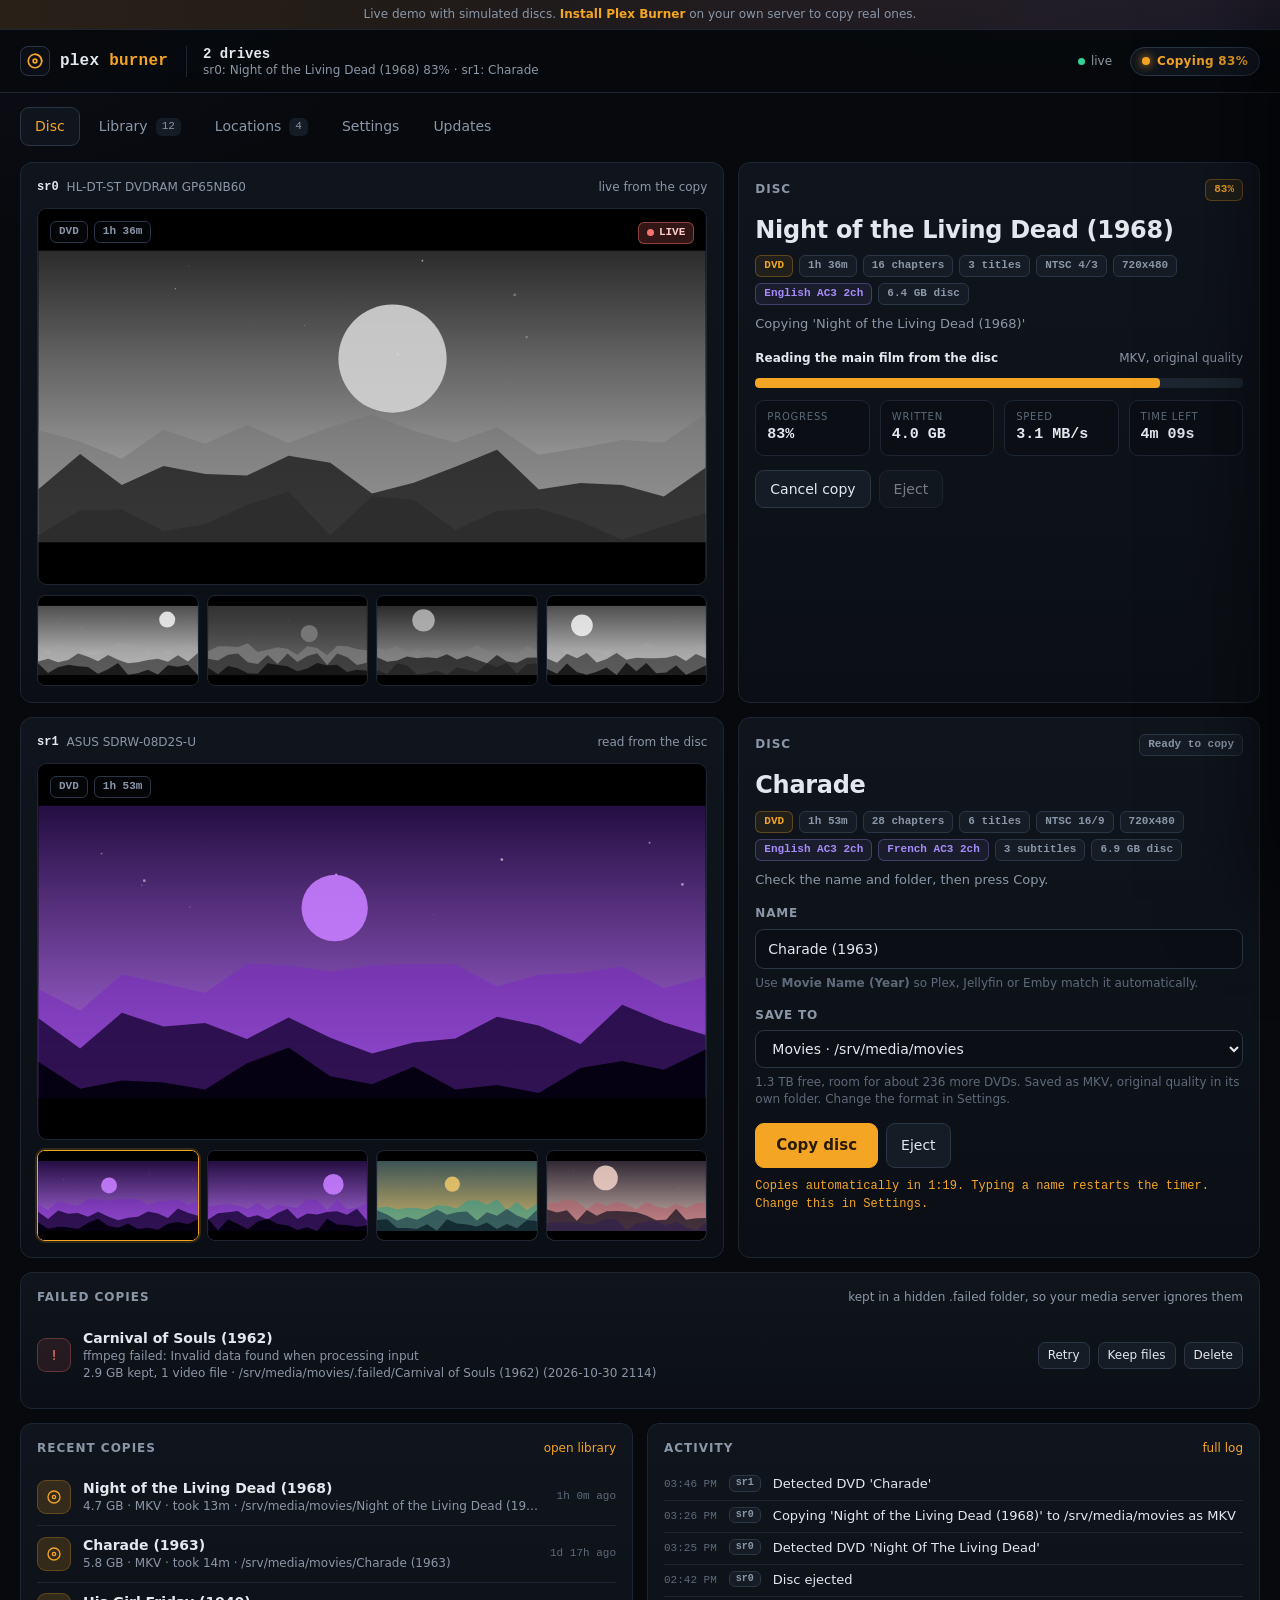
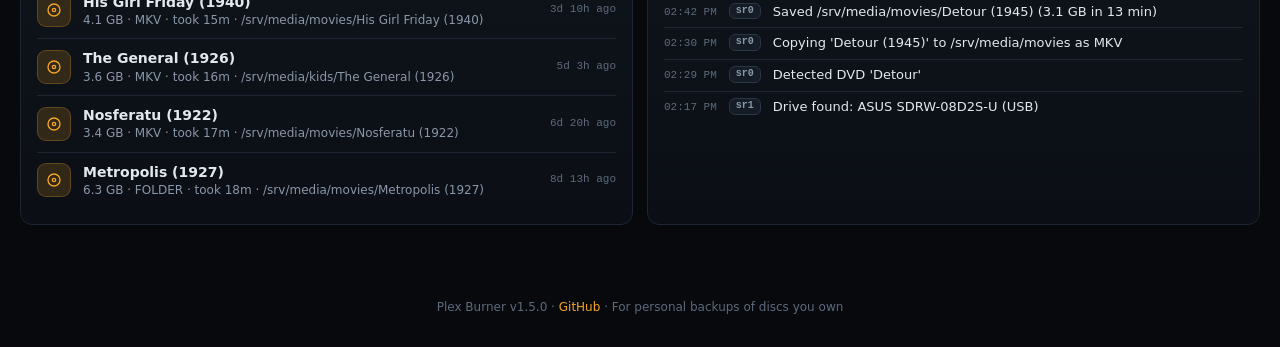
<file: docs/demo/index.html>
<!doctype html>
<html lang="en">
<head>
<meta charset="utf-8">
<meta name="viewport" content="width=device-width,initial-scale=1">
<meta name="color-scheme" content="dark">
<title>Plex Burner</title>
<link rel="icon" href="data:image/svg+xml,%3Csvg xmlns='http://www.w3.org/2000/svg' viewBox='0 0 32 32'%3E%3Crect width='32' height='32' rx='7' fill='%230b0f15'/%3E%3Ccircle cx='16' cy='16' r='10' fill='none' stroke='%23f5a524' stroke-width='2.5'/%3E%3Ccircle cx='16' cy='16' r='3' fill='%23f5a524'/%3E%3C/svg%3E">
<link rel="stylesheet" href="assets/app.css">
</head>
<body>
<div class="demo-banner" id="demoBanner" hidden>Live demo with simulated discs. <b>Install Plex Burner</b> on your own server to copy real ones.</div>
<header class="top">
  <div class="wrap">
    <div class="logo"><span class="mark"><svg width="18" height="18" viewBox="0 0 24 24" fill="none" stroke="currentColor" stroke-width="2.2"><circle cx="12" cy="12" r="9"/><circle cx="12" cy="12" r="2.5"/><path d="M12 3a9 9 0 0 1 9 9" stroke-linecap="round"/></svg></span>plex<b>burner</b></div>
    <div class="drivebox"><b id="hDrive">drives</b><span id="hDriveTxt">connecting to server</span></div>
    <div class="spacer"></div>
    <div class="live" id="live"><span class="dot"></span><span id="liveTxt">connecting</span></div>
    <a href="#updates" class="pill upd-pill" id="updPill" data-goto="updates" hidden><span class="dot"></span>Update available</a>
    <span class="pill idle" id="statusPill"><span class="dot"></span><span id="statusTxt">Idle</span></span>
  </div>
</header>

<div class="wrap">
  <nav class="tabs" id="tabs">
    <button class="tab active" data-tab="disc">Disc</button>
    <button class="tab" data-tab="library">Library <span class="badge" id="bLib">0</span></button>
    <button class="tab" data-tab="locations">Locations <span class="badge" id="bLoc">0</span></button>
    <button class="tab" data-tab="settings">Settings</button>
    <button class="tab" data-tab="updates">Updates <span class="badge upd" id="bUpd" hidden>new</span></button>
  </nav>

  <main>
    <!-- DISC -->
    <section class="view active" id="v-disc">
      <div id="drives"><div class="panel empty">Looking for disc drives...</div></div>

      <div class="panel mb" id="failedPanel" hidden>
        <h3>Failed copies <span class="right muted" style="font-size:12px">kept in a hidden .failed folder, so your media server ignores them</span></h3>
        <div class="hist" id="failedList"></div>
      </div>

      <div class="grid g2">
        <div class="panel"><h3>Recent copies <span class="right"><a href="#" data-goto="library">open library</a></span></h3><div class="hist" id="histList"><div class="muted">Nothing copied yet.</div></div></div>
        <div class="panel"><h3>Activity <span class="right"><a href="#" data-goto="settings" data-anchor="activity">full log</a></span></h3><div class="feed" id="feedMini"></div></div>
      </div>
    </section>

    <!-- LIBRARY -->
    <section class="view" id="v-library">
      <div class="toolbar">
        <input class="input search" id="libSearch" placeholder="Search your library" autocomplete="off">
        <select class="select" id="libLoc"><option value="">All locations</option></select>
        <div class="seg" id="libKind"></div>
        <div class="spacer"></div>
        <span class="muted" id="libCount"></span>
        <button class="btn sm" id="libRefresh">Rescan</button>
      </div>
      <div class="lib" id="libGrid"></div>
    </section>

    <!-- LOCATIONS -->
    <section class="view" id="v-locations">
      <div class="toolbar">
        <span class="muted">Where copied discs are saved. Films go to the <b>films</b> location and TV series to the <b>TV</b> one, unless you pick another folder for a disc.</span>
        <div class="spacer"></div>
        <button class="btn primary" id="locAdd">Add location</button>
      </div>
      <div class="locs" id="locList"></div>
      <div class="notice" id="locRoots"></div>
    </section>

    <!-- SETTINGS -->
    <section class="view" id="v-settings">
      <div class="grid g2">
        <div class="panel" style="align-self:start">
          <h3>Copying</h3>
          <div class="setrow"><div class="txt"><b>Save movies as</b><span>MKV keeps the original picture, every audio track and subtitles, and is quickest. MP4 is converted to H.264, so it is smaller and plays on anything, but takes longer. A full disc backup keeps the menus and extras.</span></div>
            <select class="select" id="setFormat"><option value="mkv">MKV, original quality</option><option value="mp4">MP4, converted</option><option value="folder">Full disc backup</option></select></div>
          <div class="setrow"><div class="txt"><b>Start automatically</b><span>Copy with the suggested name if nobody presses Copy. Handy when you're feeding in a stack of discs.</span></div>
            <select class="select" id="setAuto"><option value="0">Off</option><option value="30">After 30 seconds</option><option value="60">After 1 minute</option><option value="120">After 2 minutes</option><option value="300">After 5 minutes</option></select></div>
          <div class="setrow"><div class="txt"><b>Eject when done</b><span>Open the tray when a copy finishes, ready for the next disc.</span></div>
            <label class="switch"><input type="checkbox" id="setEject"><span class="t"></span></label></div>
          <h3 class="mt" style="margin-top:22px">Server</h3>
          <dl class="kvs" id="setServer"></dl>
          <p class="muted" style="font-size:12px;margin:12px 0 0">The port and media folders are set in <code>.env</code> on the server. Disc drives are found automatically, including USB drives plugged in later.</p>
        </div>
        <div class="panel" id="activity"><h3>Activity log</h3><div class="feed full" id="feedFull"></div></div>
      </div>
    </section>

    <!-- UPDATES -->
    <section class="view" id="v-updates">
      <div class="panel" style="max-width:760px">
        <h3>Version <span class="right"><button class="btn sm" id="uCheck">Check now</button></span></h3>
        <div class="ver"><div><span>Installed</span><b id="uCur">-</b></div><div><span>Latest</span><b id="uLatest">-</b></div><div><span>Install</span><b id="uMethod" style="font-size:15px">-</b></div></div>
        <div id="uState"></div>
        <button class="btn primary lg" id="uRun" style="margin-top:14px;width:100%" hidden>Update now</button>
        <pre class="updlog" id="uLog" hidden></pre>
        <div class="muted" style="font-size:12px;margin-top:14px" id="uMeta"></div>
        <div class="muted" style="font-size:13px;margin-top:10px">See what's new in each version on the <a href="https://bhxuk.github.io/Plex_burner/#changelog" target="_blank" rel="noopener">Plex Burner website</a>.</div>
      </div>
    </section>
  </main>
  <footer>Plex Burner <span id="fVer"></span> · <a href="https://github.com/bhxuk/Plex_burner" target="_blank" rel="noopener">GitHub</a> · For personal backups of discs you own</footer>
</div>

<div class="modal" id="dlg"><div class="box"><div class="head"><b id="dlgTitle"></b><div class="spacer"></div><button class="btn sm" data-close>Close</button></div><div class="body" id="dlgBody"></div><div class="foot" id="dlgFoot"></div></div></div>
<div class="scrim" id="scrim"></div>
<aside class="drawer" id="drawer"><div class="head"><b id="drTitle"></b><span id="drState"></span><div class="spacer"></div><button class="btn sm" id="drClose">Close</button></div><div class="body" id="drBody"></div></aside>
<div class="toast" id="toast"></div>

<script>window.PB_DEMO = true;</script>
<script src="assets/demo.js"></script>
<script src="assets/js/core.js"></script>
<script src="assets/js/disc.js"></script>
<script src="assets/js/library.js"></script>
<script src="assets/js/locations.js"></script>
<script src="assets/js/settings.js"></script>
<script src="assets/js/updates.js"></script>
<script src="assets/js/boot.js"></script>
</body>
</html>
</file>
<file: docs/demo/assets/app.css>
:root{
  --bg:#07090d;--bg2:#0b0f15;--panel:#10151d;--panel2:#151c26;--line:#1d2632;--line2:#2a3646;
  --text:#e3e8ef;--muted:#8a97a8;--dim:#5d6a7b;
  --acc:#f5a524;--acc-d:#a86b0c;--acc-glow:rgba(245,165,36,.16);--acc-ink:#2a1a00;
  --green:#34d399;--amber:#fbbf24;--red:#f87171;--violet:#a78bfa;--blue:#60a5fa;
  --mono:ui-monospace,"JetBrains Mono","Cascadia Code","SF Mono",Menlo,Consolas,monospace;
  --sans:system-ui,-apple-system,"Segoe UI",Roboto,Ubuntu,sans-serif;
  --r:12px;
}
*{box-sizing:border-box}
[hidden]{display:none!important}
html,body{margin:0;background:var(--bg);color:var(--text);font:14px/1.45 var(--sans);-webkit-font-smoothing:antialiased}
body{background:radial-gradient(1200px 500px at 85% -10%,rgba(245,165,36,.07),transparent 60%),radial-gradient(900px 400px at -10% 0%,rgba(167,139,250,.05),transparent 60%),var(--bg);min-height:100vh}
a{color:var(--acc);text-decoration:none}
button{font:inherit;color:inherit}
img{max-width:100%}
.mono,.num{font-family:var(--mono);font-variant-numeric:tabular-nums}
.muted{color:var(--muted)}.dim{color:var(--dim)}
.wrap{max-width:1480px;margin:0 auto;padding:0 20px}
.spacer{flex:1}
.row{display:flex;align-items:center;gap:10px;flex-wrap:wrap}
.mt{margin-top:14px}.mb{margin-bottom:14px}

/* header */
.top{position:sticky;top:0;z-index:20;background:rgba(7,9,13,.82);backdrop-filter:blur(12px);border-bottom:1px solid var(--line)}
.top .wrap{display:flex;align-items:center;gap:18px;height:62px}
.logo{display:flex;align-items:center;gap:10px;font-family:var(--mono);font-weight:700;font-size:16px;letter-spacing:.2px;white-space:nowrap;color:var(--text)}
.logo .mark{display:inline-flex;align-items:center;justify-content:center;width:30px;height:30px;border-radius:8px;background:var(--bg2);border:1px solid var(--line2);color:var(--acc)}
.logo .mark svg{animation:none}
.logo b{color:var(--acc);font-weight:700}
body.copying .logo .mark svg{animation:spin 1.6s linear infinite}
@keyframes spin{to{transform:rotate(360deg)}}
.drivebox{display:flex;flex-direction:column;line-height:1.2;min-width:0;padding-left:16px;border-left:1px solid var(--line)}
.drivebox b{font-family:var(--mono);font-size:14px}
.drivebox span{font-size:12px;color:var(--muted);white-space:nowrap;overflow:hidden;text-overflow:ellipsis;max-width:340px}
.pill{display:inline-flex;align-items:center;gap:7px;padding:5px 11px;border-radius:999px;font-size:12px;font-weight:600;letter-spacing:.3px;border:1px solid var(--line2);background:var(--panel);white-space:nowrap}
.pill .dot{width:8px;height:8px;border-radius:50%;background:currentColor;box-shadow:0 0 10px currentColor}
.pill.idle{color:var(--muted)}.pill.ok{color:var(--green)}.pill.busy{color:var(--acc)}.pill.warn{color:var(--amber)}.pill.crit{color:var(--red)}
.live{font-size:12px;color:var(--muted);display:flex;align-items:center;gap:6px;white-space:nowrap}
.live .dot{width:7px;height:7px;border-radius:50%;background:var(--green)}
.live.stale .dot{background:var(--red)}
.upd-pill{color:var(--acc);border-color:rgba(245,165,36,.35);background:rgba(245,165,36,.08)}

/* tabs */
.tabs{display:flex;gap:4px;padding:14px 0 0;overflow-x:auto;scrollbar-width:none}
.tab{background:none;border:1px solid transparent;color:var(--muted);padding:8px 14px;border-radius:9px;cursor:pointer;font-weight:500;white-space:nowrap;display:flex;align-items:center;gap:8px}
.tab:hover{color:var(--text);background:var(--panel)}
.tab.active{color:var(--acc);background:var(--panel);border-color:var(--line2)}
.tab .badge{font-family:var(--mono);font-size:11px;padding:1px 6px;border-radius:6px;background:var(--panel2);color:var(--muted)}
.tab.active .badge{background:var(--acc-glow);color:var(--acc)}
.tab .badge.upd{background:var(--acc);color:var(--acc-ink);font-weight:700}
main{padding:16px 0 50px}
section.view{display:none}section.view.active{display:block;animation:fade .2s ease}
@keyframes fade{from{opacity:0;transform:translateY(4px)}to{opacity:1;transform:none}}

/* panels */
.panel{background:linear-gradient(180deg,var(--panel),var(--bg2));border:1px solid var(--line);border-radius:var(--r);padding:16px;min-width:0}
.panel h3{margin:0 0 12px;font-size:12px;font-weight:600;color:var(--muted);text-transform:uppercase;letter-spacing:1px;display:flex;align-items:center;gap:8px}
.panel h3 .right{margin-left:auto;text-transform:none;letter-spacing:0;font-weight:500;display:flex;gap:8px;align-items:center}
.grid{display:grid;gap:14px}
.g2{grid-template-columns:repeat(auto-fit,minmax(min(100%,420px),1fr));margin-bottom:14px}
.g2b{grid-template-columns:minmax(0,1.35fr) minmax(0,1fr);margin-bottom:14px}
@media(max-width:1000px){.g2b{grid-template-columns:minmax(0,1fr)}}
.bar{height:6px;border-radius:4px;background:var(--line);overflow:hidden;margin-top:10px}
.bar>i{display:block;height:100%;border-radius:4px;background:var(--acc);transition:width .6s ease,background .3s}
.bar.big{height:10px}
.bar.indet>i{width:30%!important;animation:slide 1.2s ease-in-out infinite}
@keyframes slide{0%{margin-left:-30%}100%{margin-left:100%}}

/* buttons, inputs, chips */
.input,.select{background:var(--bg2);border:1px solid var(--line2);color:var(--text);border-radius:9px;padding:9px 12px;font:inherit;outline:none;min-width:0}
.input:focus,.select:focus{border-color:var(--acc-d);box-shadow:0 0 0 3px var(--acc-glow)}
.input.search{min-width:240px;padding-left:34px;background-image:url("data:image/svg+xml,%3Csvg xmlns='http://www.w3.org/2000/svg' width='16' height='16' fill='none' stroke='%238a97a8' stroke-width='2' viewBox='0 0 24 24'%3E%3Ccircle cx='11' cy='11' r='7'/%3E%3Cpath d='m20 20-3.5-3.5'/%3E%3C/svg%3E");background-repeat:no-repeat;background-position:11px center}
.btn{background:var(--panel2);border:1px solid var(--line2);color:var(--text);border-radius:9px;padding:8px 14px;cursor:pointer;font-weight:500;display:inline-flex;align-items:center;justify-content:center;gap:7px;transition:.15s;white-space:nowrap}
.btn:hover{border-color:var(--acc-d);color:var(--acc)}
.btn.primary{background:var(--acc);border-color:var(--acc);color:var(--acc-ink);font-weight:700}
.btn.primary:hover{filter:brightness(1.08);color:var(--acc-ink)}
.btn.danger:hover{border-color:var(--red);color:var(--red)}
.btn:disabled{opacity:.5;cursor:not-allowed;filter:none}
.btn.sm{padding:4px 9px;font-size:12px;border-radius:7px}
.btn.lg{padding:11px 20px;font-size:15px}
.chip{display:inline-flex;align-items:center;gap:5px;font-size:11px;font-weight:600;padding:2px 8px;border-radius:6px;background:var(--panel2);border:1px solid var(--line2);color:var(--muted);font-family:var(--mono);white-space:nowrap}
.chip.acc{color:var(--acc);border-color:rgba(245,165,36,.3);background:rgba(245,165,36,.08)}
.chip.green{color:var(--green);border-color:rgba(52,211,153,.3);background:rgba(52,211,153,.08)}
.chip.red{color:var(--red);border-color:rgba(248,113,113,.3);background:rgba(248,113,113,.08)}
.chip.violet{color:var(--violet);border-color:rgba(167,139,250,.3);background:rgba(167,139,250,.08)}
.chip.blue{color:var(--blue);border-color:rgba(96,165,250,.3);background:rgba(96,165,250,.08)}
.chips{display:flex;gap:6px;flex-wrap:wrap}
.field{display:flex;flex-direction:column;gap:6px;margin-bottom:14px;min-width:0}
.field>label{font-size:12px;color:var(--muted);font-weight:600;text-transform:uppercase;letter-spacing:.8px}
.field .hint{font-size:12px;color:var(--dim)}
.field .input,.field .select{width:100%}
.notice{padding:11px 14px;border-radius:10px;font-size:13px;margin-top:12px;border:1px solid var(--line2);background:var(--bg2);color:var(--muted)}
.notice.good{border-color:rgba(52,211,153,.3);color:var(--green);background:rgba(52,211,153,.06)}
.notice.info{border-color:rgba(245,165,36,.3);color:var(--acc);background:rgba(245,165,36,.06)}
.notice.bad{border-color:rgba(248,113,113,.35);color:var(--red);background:rgba(248,113,113,.06)}
.empty{padding:40px 20px;text-align:center;color:var(--muted)}
.toolbar{display:flex;gap:10px;align-items:center;margin-bottom:14px;flex-wrap:wrap}
.seg{display:inline-flex;background:var(--bg2);border:1px solid var(--line2);border-radius:9px;padding:2px;gap:2px}
.seg button{background:none;border:0;color:var(--muted);padding:5px 11px;border-radius:7px;cursor:pointer;font:600 12px var(--sans)}
.seg button:hover{color:var(--text)}
.seg button.on{background:var(--panel2);color:var(--acc);box-shadow:inset 0 0 0 1px var(--line2)}

/* disc stage */
.stage{position:relative;aspect-ratio:16/9;border-radius:10px;overflow:hidden;background:#05070a;border:1px solid var(--line)}
.stage img.main{position:absolute;inset:0;width:100%;height:100%;object-fit:cover;transition:opacity .35s}
.stage .ph{position:absolute;inset:0;display:flex;flex-direction:column;align-items:center;justify-content:center;gap:16px;color:var(--dim);text-align:center;padding:20px}
.stage .ph svg{width:120px;height:120px}
.stage .ph b{color:var(--muted);font-weight:600;font-size:15px}
.stage.spin .ph svg{animation:spin 2.4s linear infinite}
.stage .overlay{position:absolute;left:12px;top:12px;display:flex;gap:6px}
.stage .overlay .chip{background:rgba(5,7,10,.75);backdrop-filter:blur(6px)}
.stage .live-tag{position:absolute;right:12px;top:12px}
.stage .live-tag .chip{background:rgba(248,113,113,.2);color:#fecaca;border-color:rgba(248,113,113,.45)}
.stage .live-tag .chip::before{content:"";width:7px;height:7px;border-radius:50%;background:var(--red);animation:blink 1.2s steps(1) infinite}
@keyframes blink{50%{opacity:.2}}
.strip{display:grid;grid-template-columns:repeat(4,1fr);gap:8px;margin-top:10px}
.strip button{padding:0;border:1px solid var(--line);border-radius:8px;overflow:hidden;aspect-ratio:16/9;background:#05070a;cursor:pointer;position:relative}
.strip button.on{border-color:var(--acc);box-shadow:0 0 0 2px var(--acc-glow)}
.strip img{width:100%;height:100%;object-fit:cover;display:block}
.strip .wait{position:absolute;inset:0;background:linear-gradient(100deg,var(--panel) 30%,var(--panel2) 50%,var(--panel) 70%);background-size:200% 100%;animation:shimmer 1.4s linear infinite}
@keyframes shimmer{to{background-position:-200% 0}}
.dtitle{font-size:24px;font-weight:700;letter-spacing:-.3px;margin:0 0 8px;overflow-wrap:anywhere}
.dmsg{color:var(--muted);margin:10px 0 16px;font-size:13px}
.stats{display:grid;grid-template-columns:repeat(4,1fr);gap:10px;margin-top:12px}
.stats div{background:var(--bg2);border:1px solid var(--line);border-radius:9px;padding:9px 11px;min-width:0}
.stats span{display:block;font-size:10px;text-transform:uppercase;letter-spacing:.8px;color:var(--dim)}
.stats b{font-family:var(--mono);font-size:15px;white-space:nowrap;display:block;overflow:hidden;text-overflow:ellipsis}
@media(max-width:600px){.stats{grid-template-columns:repeat(2,1fr)}}
.countdown{font-size:12px;color:var(--acc);margin-top:10px;font-family:var(--mono)}
.drive{margin-bottom:14px}
.tvgrid{display:grid;grid-template-columns:minmax(0,2fr) minmax(0,1fr) minmax(0,1fr);gap:0 10px}
@media(max-width:520px){.tvgrid{grid-template-columns:minmax(0,1fr) minmax(0,1fr)}.tvgrid .field:first-child{grid-column:1/-1}}
#failedList .it{grid-template-columns:auto minmax(0,1fr) auto}
#failedList .tt span{white-space:normal}
.drive .dname{font-family:var(--mono);color:var(--text);letter-spacing:0;text-transform:none}
.drive .dmodel{letter-spacing:0;text-transform:none;font-weight:500}
.phase{font-size:12px;color:var(--muted);margin-bottom:2px;display:flex;justify-content:space-between;gap:10px}
.phase b{color:var(--text);font-weight:600}
.actions{display:flex;gap:8px;flex-wrap:wrap}

/* lists */
.hist{display:flex;flex-direction:column}
.hist .it{display:grid;grid-template-columns:auto minmax(0,1fr) auto;gap:12px;align-items:center;padding:9px 0;border-bottom:1px solid var(--line)}
.hist .it:last-child{border-bottom:0}
.hist .ic{width:34px;height:34px;border-radius:9px;display:flex;align-items:center;justify-content:center;background:var(--acc-glow);color:var(--acc);border:1px solid rgba(245,165,36,.25)}
.hist .tt b{display:block;overflow:hidden;text-overflow:ellipsis;white-space:nowrap}
.hist .tt span{font-size:12px;color:var(--muted);display:block;overflow:hidden;text-overflow:ellipsis;white-space:nowrap}
.hist time{font-size:11px;color:var(--dim);font-family:var(--mono);text-align:right;white-space:nowrap}
.feed{display:flex;flex-direction:column;max-height:340px;overflow:auto;font-size:13px}
.feed .ev{display:flex;gap:12px;padding:6px 0;border-bottom:1px solid var(--line)}
.feed .ev:last-child{border-bottom:0}
.feed .ev time{color:var(--dim);font-family:var(--mono);font-size:11px;white-space:nowrap;padding-top:2px}
.feed .ev .chip{align-self:flex-start;font-size:10px;padding:0 6px}
.feed .ev span{overflow-wrap:anywhere}
.feed.full{max-height:560px}

/* library */
.lib{display:grid;grid-template-columns:repeat(auto-fill,minmax(230px,1fr));gap:14px}
.card{background:linear-gradient(180deg,var(--panel),var(--bg2));border:1px solid var(--line);border-radius:var(--r);overflow:hidden;cursor:pointer;transition:.15s;text-align:left;padding:0;color:inherit;display:flex;flex-direction:column}
.card:hover{border-color:var(--line2);transform:translateY(-2px)}
.card .th{aspect-ratio:16/9;background:#05070a;position:relative;overflow:hidden}
.card .th img{width:100%;height:100%;object-fit:cover;display:block}
.card .th .noimg{position:absolute;inset:0;display:flex;align-items:center;justify-content:center;color:var(--dim)}
.card .th .chip{position:absolute;left:8px;top:8px;background:rgba(5,7,10,.78)}
.card .bd{padding:11px 12px 12px;min-width:0}
.card .bd b{display:block;overflow:hidden;text-overflow:ellipsis;white-space:nowrap;font-size:14px}
.card .bd span{font-size:12px;color:var(--muted);display:block;margin-top:3px;overflow:hidden;text-overflow:ellipsis;white-space:nowrap}
.frames{display:grid;grid-template-columns:repeat(2,1fr);gap:8px}
.frames img,.frames .noimg{width:100%;aspect-ratio:16/9;object-fit:cover;border-radius:8px;border:1px solid var(--line);background:#05070a;display:block}
.frames .noimg{display:flex;align-items:center;justify-content:center;color:var(--dim);font-size:12px}

/* locations */
.locs{display:grid;grid-template-columns:repeat(auto-fill,minmax(min(100%,340px),1fr));gap:14px;margin-bottom:14px}
.loc .top-row{display:flex;align-items:center;gap:8px;min-width:0}
.loc .nm{font-size:16px;font-weight:700;overflow:hidden;text-overflow:ellipsis;white-space:nowrap}
.loc .path{font-family:var(--mono);font-size:12px;color:var(--muted);margin:4px 0 2px;overflow-wrap:anywhere}
.loc.def{border-color:rgba(245,165,36,.4);box-shadow:inset 3px 0 0 var(--acc)}
.loc .nums{display:grid;grid-template-columns:repeat(3,1fr);gap:8px;margin:12px 0}
.loc .nums div{background:var(--bg2);border:1px solid var(--line);border-radius:8px;padding:7px 9px}
.loc .nums span{display:block;font-size:10px;text-transform:uppercase;letter-spacing:.8px;color:var(--dim)}
.loc .nums b{font-family:var(--mono);font-size:13px}
.browser .crumbs{font-family:var(--mono);font-size:12px;color:var(--muted);margin:10px 0;overflow-wrap:anywhere}
.browser ul{list-style:none;margin:0 0 12px;padding:0;border:1px solid var(--line);border-radius:10px;max-height:46vh;overflow:auto}
.browser li{display:flex;align-items:center;gap:10px;padding:9px 12px;border-bottom:1px solid var(--line);cursor:pointer}
.browser li:last-child{border-bottom:0}
.browser li:hover{background:var(--panel2);color:var(--acc)}
.browser li.none{color:var(--dim);cursor:default}
.browser li.none:hover{background:none;color:var(--dim)}

/* settings and updates */
.setrow{display:flex;align-items:center;gap:16px;padding:12px 0;border-bottom:1px solid var(--line)}
.setrow:last-child{border-bottom:0}
.setrow .txt{flex:1;min-width:0}
.setrow .txt b{display:block;font-size:14px;font-weight:600}
.setrow .txt span{font-size:12px;color:var(--muted)}
.switch{position:relative;display:inline-flex;align-items:center;cursor:pointer;user-select:none}
.switch input{position:absolute;opacity:0;pointer-events:none}
.switch .t{width:36px;height:20px;border-radius:20px;background:var(--line2);position:relative;transition:.2s;flex:none}
.switch .t::after{content:"";position:absolute;top:2px;left:2px;width:16px;height:16px;border-radius:50%;background:#cbd5e1;transition:.2s}
.switch input:checked+.t{background:var(--acc-d)}
.switch input:checked+.t::after{left:18px;background:var(--acc)}
.kvs{display:grid;grid-template-columns:140px minmax(0,1fr);gap:8px 14px;font-size:13px;margin:0}
.kvs dt{color:var(--muted)}
.kvs dd{margin:0;font-family:var(--mono);font-size:12px;overflow-wrap:anywhere}
.ver{display:grid;grid-template-columns:repeat(3,1fr);gap:12px;margin-bottom:6px}
.ver div{background:var(--bg2);border:1px solid var(--line);border-radius:10px;padding:12px 14px;min-width:0}
.ver span{display:block;font-size:11px;text-transform:uppercase;letter-spacing:1px;color:var(--dim)}
.ver b{font-family:var(--mono);font-size:22px}
.updlog{background:var(--bg);border:1px solid var(--line);border-radius:10px;padding:12px 14px;font:12px/1.6 var(--mono);color:#c3ccd8;max-height:260px;overflow:auto;white-space:pre-wrap;margin:14px 0 0}

/* dialog, drawer, toast */
.modal{position:fixed;inset:0;background:rgba(2,4,7,.72);backdrop-filter:blur(4px);display:none;align-items:center;justify-content:center;z-index:50;padding:20px}
.modal.open{display:flex}
.modal .box{background:var(--panel);border:1px solid var(--line2);border-radius:14px;width:min(560px,100%);max-height:90vh;overflow:auto;box-shadow:0 30px 80px rgba(0,0,0,.6)}
.modal .head{display:flex;align-items:center;gap:10px;padding:13px 18px;border-bottom:1px solid var(--line)}
.modal .head b{font-size:15px}
.modal .body{padding:16px 18px}
.modal .foot{display:flex;gap:8px;justify-content:flex-end;padding:12px 18px;border-top:1px solid var(--line)}
.drawer{position:fixed;top:0;right:0;bottom:0;width:min(640px,100%);background:var(--panel);border-left:1px solid var(--line2);z-index:45;transform:translateX(100%);transition:transform .25s ease;display:flex;flex-direction:column;box-shadow:-30px 0 80px rgba(0,0,0,.5)}
.drawer.open{transform:none}
.drawer .head{display:flex;align-items:center;gap:10px;padding:14px 18px;border-bottom:1px solid var(--line);min-width:0}
.drawer .head b{font-size:16px;overflow:hidden;text-overflow:ellipsis;white-space:nowrap}
.drawer .body{flex:1;overflow:auto;padding:16px 18px}
.scrim{position:fixed;inset:0;background:rgba(2,4,7,.55);z-index:44;display:none}
.scrim.open{display:block}
.section-t{font-size:11px;text-transform:uppercase;letter-spacing:1px;color:var(--dim);font-weight:700;margin:18px 0 8px}
.toast{position:fixed;bottom:20px;right:20px;background:var(--panel2);border:1px solid var(--line2);padding:10px 16px;border-radius:10px;font-size:13px;z-index:60;transform:translateY(80px);opacity:0;transition:.25s;max-width:calc(100% - 40px)}
.toast.show{transform:none;opacity:1}
.demo-banner{background:linear-gradient(90deg,rgba(245,165,36,.12),rgba(167,139,250,.12));border-bottom:1px solid var(--line);font-size:12px;text-align:center;padding:6px 16px;color:var(--muted)}
.demo-banner b{color:var(--acc)}
footer{color:var(--dim);font-size:12px;text-align:center;padding:10px 0 30px}
@media(max-width:760px){.drivebox,.live{display:none}.input.search{min-width:0;flex:1}.wrap{padding:0 16px}.ver b{font-size:18px}}
</file>
